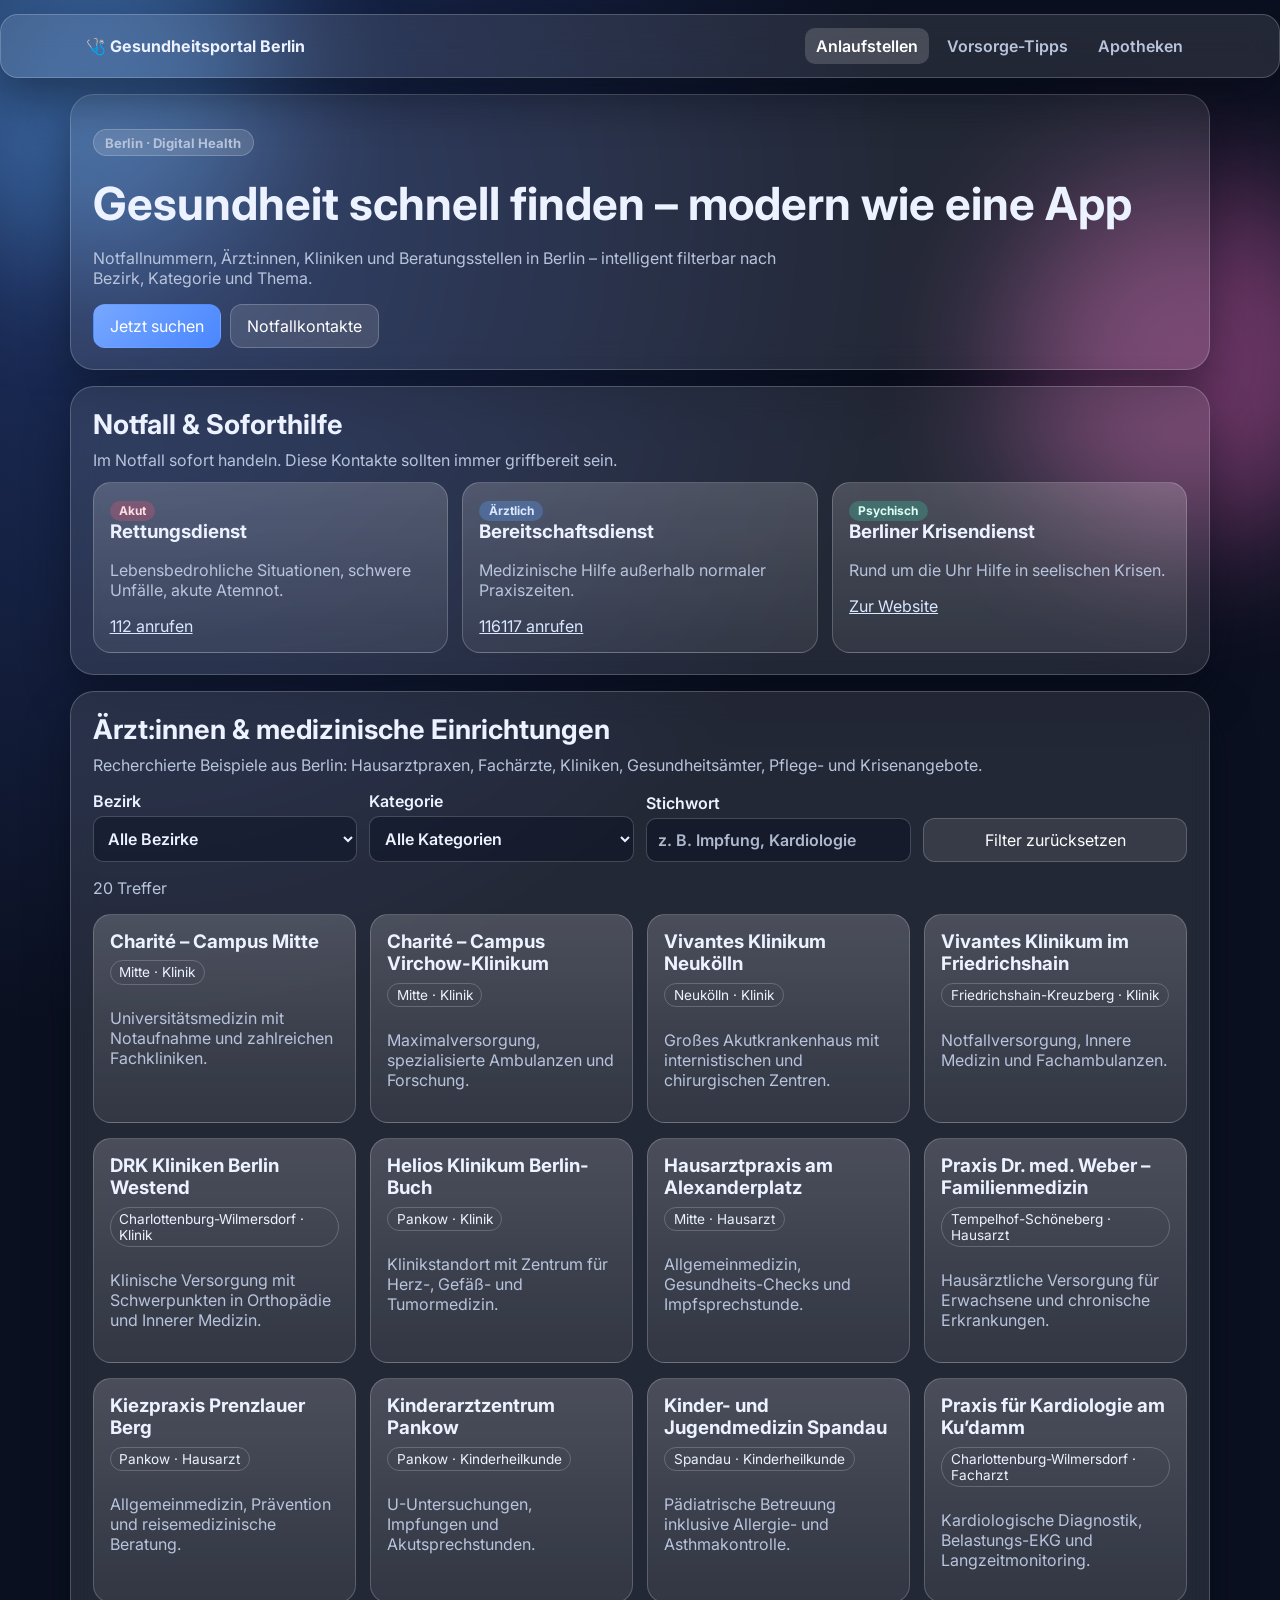
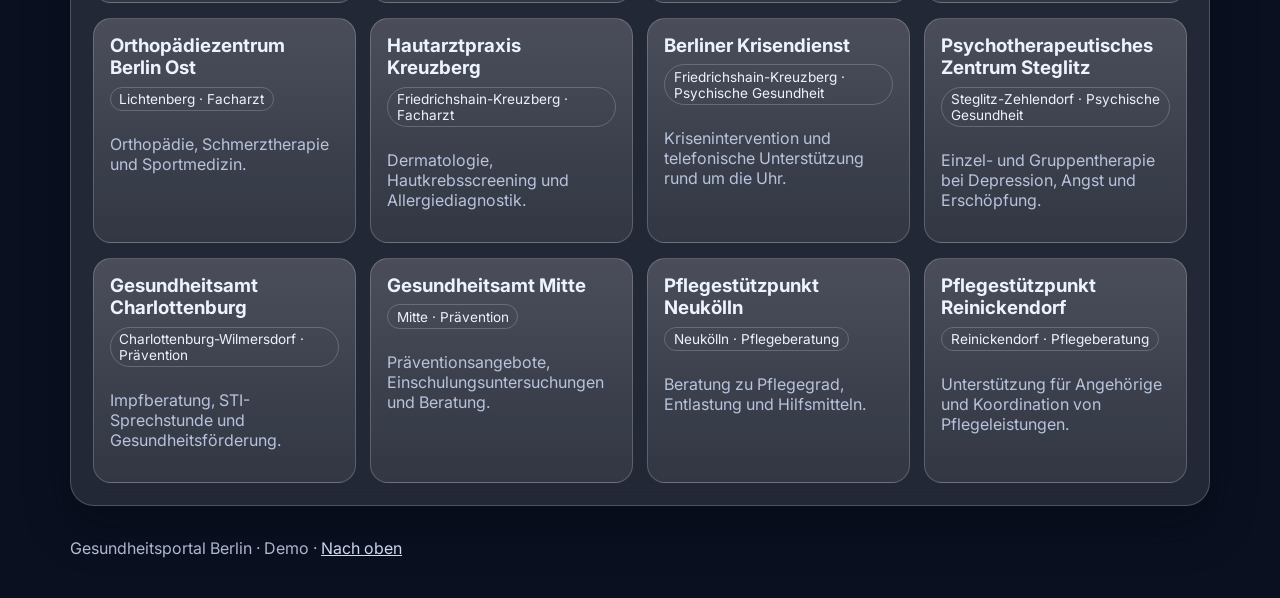
<file: index.html>
<!doctype html>
<html lang="de">
  <head>
    <meta charset="UTF-8" />
    <meta name="viewport" content="width=device-width, initial-scale=1.0" />
    <meta
      name="description"
      content="App-ähnliches Gesundheitsportal für Berlin mit Notfallhilfe, Arzt-/Einrichtungssuche, Apotheken und Vorsorgetipps."
    />
    <title>Gesundheitsportal Berlin</title>
    <link rel="preconnect" href="https://fonts.googleapis.com" />
    <link rel="preconnect" href="https://fonts.gstatic.com" crossorigin />
    <link
      href="https://fonts.googleapis.com/css2?family=Inter:wght@400;500;600;700;800&display=swap"
      rel="stylesheet"
    />
    <link rel="stylesheet" href="styles.css" />
  </head>
  <body id="top">
    <div class="bg-blur bg-blur-1"></div>
    <div class="bg-blur bg-blur-2"></div>

    <header class="app-shell glass">
      <div class="container topbar">
        <a class="brand" href="index.html">🩺 Gesundheitsportal Berlin</a>
        <nav class="nav-links" aria-label="Hauptnavigation">
          <a class="active" href="index.html">Anlaufstellen</a>
          <a href="tipps.html">Vorsorge-Tipps</a>
          <a href="apotheken.html">Apotheken</a>
        </nav>
      </div>
    </header>

    <main class="container page-stack">
      <section class="hero glass" aria-labelledby="hero-title">
        <p class="badge">Berlin · Digital Health</p>
        <h1 id="hero-title">Gesundheit schnell finden – modern wie eine App</h1>
        <p class="lead">
          Notfallnummern, Ärzt:innen, Kliniken und Beratungsstellen in Berlin – intelligent filterbar
          nach Bezirk, Kategorie und Thema.
        </p>
        <div class="hero-actions">
          <a href="#angebote" class="button button-primary">Jetzt suchen</a>
          <a href="#notfall" class="button button-secondary">Notfallkontakte</a>
        </div>
      </section>

      <section id="notfall" class="glass section" aria-labelledby="notfall-title">
        <div class="section-head">
          <h2 id="notfall-title">Notfall & Soforthilfe</h2>
          <p>Im Notfall sofort handeln. Diese Kontakte sollten immer griffbereit sein.</p>
        </div>
        <div class="cards grid-3">
          <article class="card soft-card">
            <span class="pill danger">Akut</span>
            <h3>Rettungsdienst</h3>
            <p>Lebensbedrohliche Situationen, schwere Unfälle, akute Atemnot.</p>
            <a class="cta" href="tel:112">112 anrufen</a>
          </article>
          <article class="card soft-card">
            <span class="pill info">Ärztlich</span>
            <h3>Bereitschaftsdienst</h3>
            <p>Medizinische Hilfe außerhalb normaler Praxiszeiten.</p>
            <a class="cta" href="tel:116117">116117 anrufen</a>
          </article>
          <article class="card soft-card">
            <span class="pill support">Psychisch</span>
            <h3>Berliner Krisendienst</h3>
            <p>Rund um die Uhr Hilfe in seelischen Krisen.</p>
            <a href="https://www.berliner-krisendienst.de" target="_blank" rel="noreferrer">Zur Website</a>
          </article>
        </div>
      </section>

      <section id="angebote" class="glass section" aria-labelledby="angebote-title">
        <div class="section-head">
          <h2 id="angebote-title">Ärzt:innen & medizinische Einrichtungen</h2>
          <p>
            Recherchierte Beispiele aus Berlin: Hausarztpraxen, Fachärzte, Kliniken,
            Gesundheitsämter, Pflege- und Krisenangebote.
          </p>
        </div>

        <form id="filter-form" class="filters" aria-label="Filter für Gesundheitsangebote">
          <label>
            Bezirk
            <select id="district-filter" name="district">
              <option value="alle">Alle Bezirke</option>
            </select>
          </label>

          <label>
            Kategorie
            <select id="category-filter" name="category">
              <option value="alle">Alle Kategorien</option>
              <option value="Hausarzt">Hausarzt</option>
              <option value="Facharzt">Facharzt</option>
              <option value="Klinik">Klinik</option>
              <option value="Kinderheilkunde">Kinderheilkunde</option>
              <option value="Psychische Gesundheit">Psychische Gesundheit</option>
              <option value="Prävention">Prävention</option>
              <option value="Pflegeberatung">Pflegeberatung</option>
            </select>
          </label>

          <label>
            Stichwort
            <input id="search-filter" name="search" type="search" placeholder="z. B. Impfung, Kardiologie" />
          </label>

          <button id="reset-filters" type="button" class="button button-tertiary">Filter zurücksetzen</button>
        </form>

        <p id="result-count" class="result-count" aria-live="polite"></p>
        <div id="results" class="cards grid-2" aria-live="polite"></div>
        <p id="empty-state" class="empty hidden">Keine Treffer gefunden. Bitte Filter anpassen.</p>
      </section>
    </main>

    <footer class="container footer">
      <p>Gesundheitsportal Berlin · Demo · <a href="#top">Nach oben</a></p>
    </footer>

    <script src="app.js"></script>
  </body>
</html>
</file>
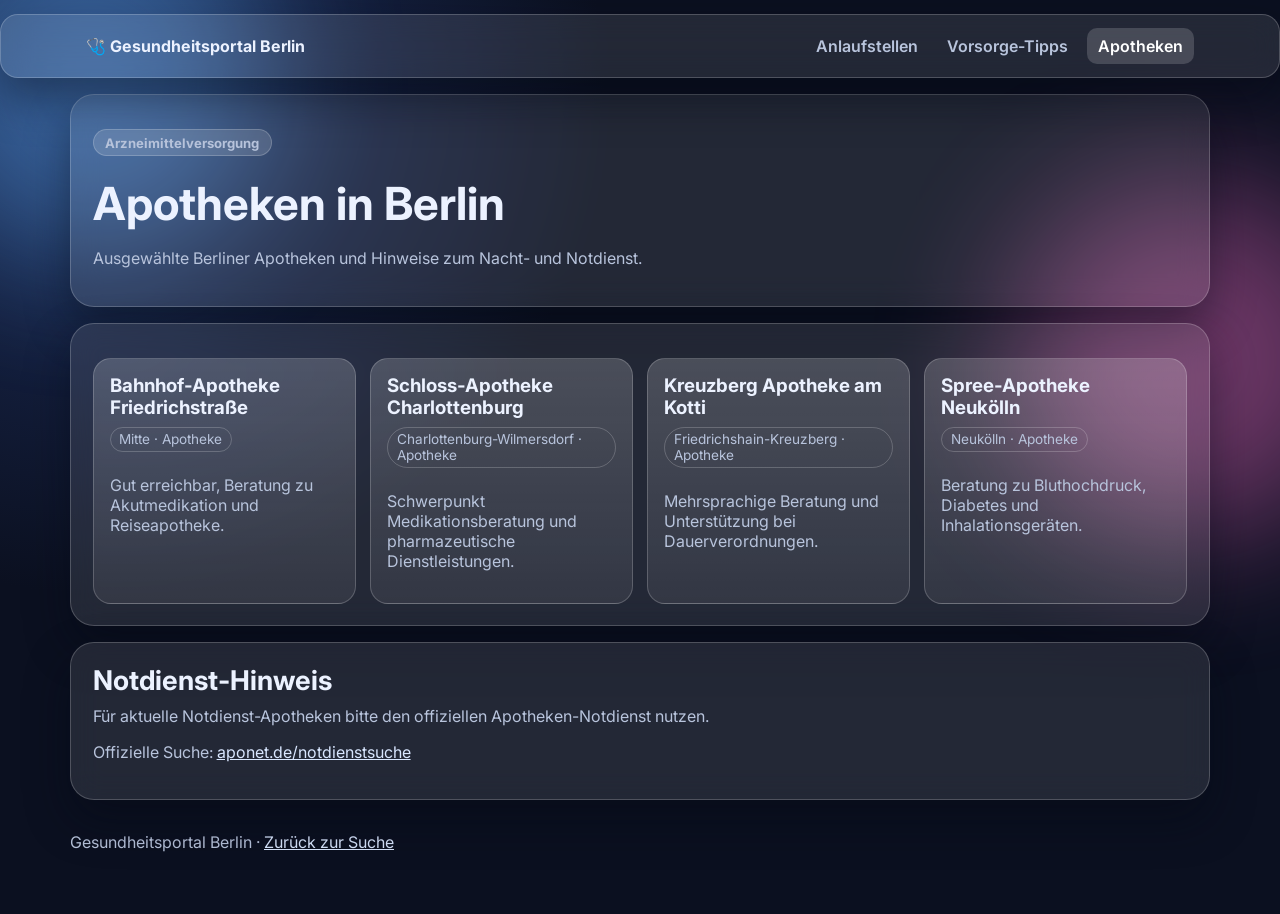
<file: apotheken.html>
<!doctype html>
<html lang="de">
  <head>
    <meta charset="UTF-8" />
    <meta name="viewport" content="width=device-width, initial-scale=1.0" />
    <meta name="description" content="Apotheken in Berlin: zentrale Standorte und Hinweise für Nacht- und Notdienste." />
    <title>Apotheken · Gesundheitsportal Berlin</title>
    <link rel="preconnect" href="https://fonts.googleapis.com" />
    <link rel="preconnect" href="https://fonts.gstatic.com" crossorigin />
    <link href="https://fonts.googleapis.com/css2?family=Inter:wght@400;500;600;700;800&display=swap" rel="stylesheet" />
    <link rel="stylesheet" href="styles.css" />
  </head>
  <body id="top">
    <div class="bg-blur bg-blur-1"></div>
    <div class="bg-blur bg-blur-2"></div>

    <header class="app-shell glass">
      <div class="container topbar">
        <a class="brand" href="index.html">🩺 Gesundheitsportal Berlin</a>
        <nav class="nav-links" aria-label="Hauptnavigation">
          <a href="index.html">Anlaufstellen</a>
          <a href="tipps.html">Vorsorge-Tipps</a>
          <a class="active" href="apotheken.html">Apotheken</a>
        </nav>
      </div>
    </header>

    <main class="container page-stack">
      <section class="hero glass">
        <p class="badge">Arzneimittelversorgung</p>
        <h1>Apotheken in Berlin</h1>
        <p class="lead">Ausgewählte Berliner Apotheken und Hinweise zum Nacht- und Notdienst.</p>
      </section>

      <section class="glass section">
        <div class="cards grid-2">
          <article class="card soft-card">
            <h3>Bahnhof-Apotheke Friedrichstraße</h3>
            <p class="meta">Mitte · Apotheke</p>
            <p>Gut erreichbar, Beratung zu Akutmedikation und Reiseapotheke.</p>
          </article>
          <article class="card soft-card">
            <h3>Schloss-Apotheke Charlottenburg</h3>
            <p class="meta">Charlottenburg-Wilmersdorf · Apotheke</p>
            <p>Schwerpunkt Medikationsberatung und pharmazeutische Dienstleistungen.</p>
          </article>
          <article class="card soft-card">
            <h3>Kreuzberg Apotheke am Kotti</h3>
            <p class="meta">Friedrichshain-Kreuzberg · Apotheke</p>
            <p>Mehrsprachige Beratung und Unterstützung bei Dauerverordnungen.</p>
          </article>
          <article class="card soft-card">
            <h3>Spree-Apotheke Neukölln</h3>
            <p class="meta">Neukölln · Apotheke</p>
            <p>Beratung zu Bluthochdruck, Diabetes und Inhalationsgeräten.</p>
          </article>
        </div>
      </section>

      <section class="glass section">
        <div class="section-head">
          <h2>Notdienst-Hinweis</h2>
          <p>Für aktuelle Notdienst-Apotheken bitte den offiziellen Apotheken-Notdienst nutzen.</p>
        </div>
        <p>
          Offizielle Suche: <a href="https://www.aponet.de/apotheke/notdienstsuche" target="_blank" rel="noreferrer">aponet.de/notdienstsuche</a>
        </p>
      </section>
    </main>

    <footer class="container footer">
      <p>Gesundheitsportal Berlin · <a href="index.html">Zurück zur Suche</a></p>
    </footer>
  </body>
</html>
</file>
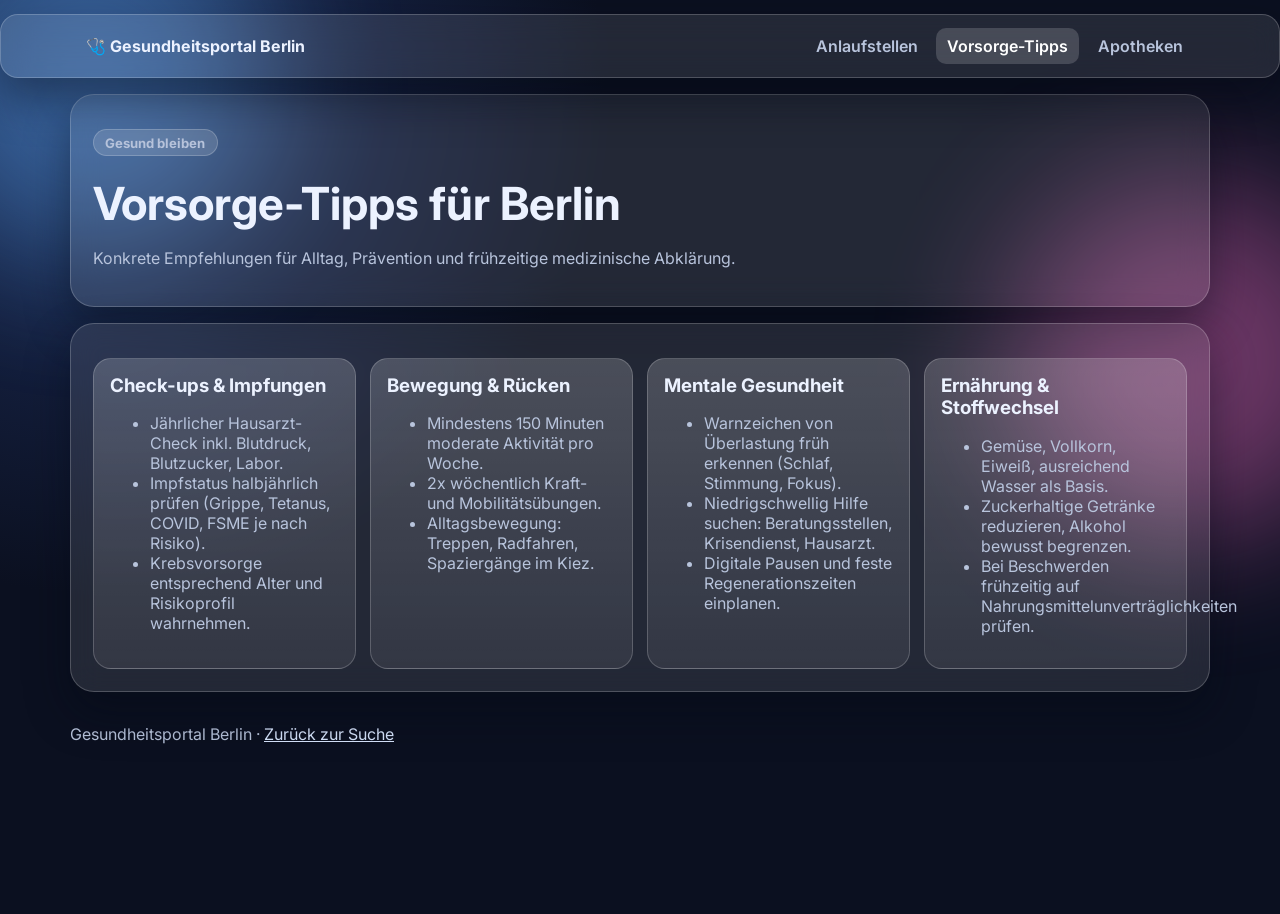
<file: tipps.html>
<!doctype html>
<html lang="de">
  <head>
    <meta charset="UTF-8" />
    <meta name="viewport" content="width=device-width, initial-scale=1.0" />
    <meta name="description" content="Vorsorgetipps für Berlin: Bewegung, Ernährung, psychische Gesundheit und Check-ups." />
    <title>Vorsorge-Tipps · Gesundheitsportal Berlin</title>
    <link rel="preconnect" href="https://fonts.googleapis.com" />
    <link rel="preconnect" href="https://fonts.gstatic.com" crossorigin />
    <link href="https://fonts.googleapis.com/css2?family=Inter:wght@400;500;600;700;800&display=swap" rel="stylesheet" />
    <link rel="stylesheet" href="styles.css" />
  </head>
  <body id="top">
    <div class="bg-blur bg-blur-1"></div>
    <div class="bg-blur bg-blur-2"></div>

    <header class="app-shell glass">
      <div class="container topbar">
        <a class="brand" href="index.html">🩺 Gesundheitsportal Berlin</a>
        <nav class="nav-links" aria-label="Hauptnavigation">
          <a href="index.html">Anlaufstellen</a>
          <a class="active" href="tipps.html">Vorsorge-Tipps</a>
          <a href="apotheken.html">Apotheken</a>
        </nav>
      </div>
    </header>

    <main class="container page-stack">
      <section class="hero glass">
        <p class="badge">Gesund bleiben</p>
        <h1>Vorsorge-Tipps für Berlin</h1>
        <p class="lead">Konkrete Empfehlungen für Alltag, Prävention und frühzeitige medizinische Abklärung.</p>
      </section>

      <section class="glass section">
        <div class="cards grid-2">
          <article class="card soft-card">
            <h3>Check-ups & Impfungen</h3>
            <ul>
              <li>Jährlicher Hausarzt-Check inkl. Blutdruck, Blutzucker, Labor.</li>
              <li>Impfstatus halbjährlich prüfen (Grippe, Tetanus, COVID, FSME je nach Risiko).</li>
              <li>Krebsvorsorge entsprechend Alter und Risikoprofil wahrnehmen.</li>
            </ul>
          </article>
          <article class="card soft-card">
            <h3>Bewegung & Rücken</h3>
            <ul>
              <li>Mindestens 150 Minuten moderate Aktivität pro Woche.</li>
              <li>2x wöchentlich Kraft- und Mobilitätsübungen.</li>
              <li>Alltagsbewegung: Treppen, Radfahren, Spaziergänge im Kiez.</li>
            </ul>
          </article>
          <article class="card soft-card">
            <h3>Mentale Gesundheit</h3>
            <ul>
              <li>Warnzeichen von Überlastung früh erkennen (Schlaf, Stimmung, Fokus).</li>
              <li>Niedrigschwellig Hilfe suchen: Beratungsstellen, Krisendienst, Hausarzt.</li>
              <li>Digitale Pausen und feste Regenerationszeiten einplanen.</li>
            </ul>
          </article>
          <article class="card soft-card">
            <h3>Ernährung & Stoffwechsel</h3>
            <ul>
              <li>Gemüse, Vollkorn, Eiweiß, ausreichend Wasser als Basis.</li>
              <li>Zuckerhaltige Getränke reduzieren, Alkohol bewusst begrenzen.</li>
              <li>Bei Beschwerden frühzeitig auf Nahrungsmittelunverträglichkeiten prüfen.</li>
            </ul>
          </article>
        </div>
      </section>
    </main>

    <footer class="container footer">
      <p>Gesundheitsportal Berlin · <a href="index.html">Zurück zur Suche</a></p>
    </footer>
  </body>
</html>
</file>
<file: styles.css>
:root {
  --bg: #0b1020;
  --bg-2: #101a31;
  --text: #ecf2ff;
  --muted: #b8c4dc;
  --primary: #77a7ff;
  --primary-strong: #4a87ff;
  --border: rgba(255, 255, 255, 0.2);
  --glass: rgba(255, 255, 255, 0.1);
  --shadow: 0 20px 45px rgba(4, 8, 20, 0.45);
}

* {
  box-sizing: border-box;
}

html,
body {
  margin: 0;
  padding: 0;
}

body {
  position: relative;
  min-height: 100vh;
  font-family: Inter, system-ui, -apple-system, Segoe UI, Roboto, Helvetica, Arial, sans-serif;
  color: var(--text);
  background: radial-gradient(circle at 8% 10%, #1d2f5e, var(--bg) 35%),
    radial-gradient(circle at 88% 20%, #3c2d67, transparent 42%),
    linear-gradient(160deg, var(--bg), var(--bg-2));
}

.bg-blur {
  position: fixed;
  width: 360px;
  height: 360px;
  filter: blur(70px);
  border-radius: 999px;
  z-index: -1;
  opacity: 0.4;
}

.bg-blur-1 {
  top: -100px;
  left: -90px;
  background: #63b3ff;
}

.bg-blur-2 {
  right: -90px;
  top: 180px;
  background: #ff72cf;
}

.container {
  width: min(1140px, 92vw);
  margin: 0 auto;
}

.glass {
  background: var(--glass);
  border: 1px solid var(--border);
  backdrop-filter: blur(15px);
  -webkit-backdrop-filter: blur(15px);
  box-shadow: var(--shadow);
}

.app-shell {
  position: sticky;
  top: 12px;
  z-index: 10;
  margin: 14px auto 0;
  border-radius: 18px;
}

.topbar {
  display: flex;
  justify-content: space-between;
  align-items: center;
  gap: 1rem;
  padding: 0.8rem 1rem;
}

.brand {
  color: var(--text);
  text-decoration: none;
  font-weight: 700;
  letter-spacing: 0.01em;
}

.nav-links {
  display: flex;
  flex-wrap: wrap;
  gap: 0.45rem;
}

.nav-links a {
  color: var(--muted);
  text-decoration: none;
  font-weight: 600;
  padding: 0.5rem 0.7rem;
  border-radius: 10px;
}

.nav-links a.active,
.nav-links a:hover {
  color: #fff;
  background: rgba(255, 255, 255, 0.16);
}

.page-stack {
  display: grid;
  gap: 1rem;
  margin-top: 1rem;
}

.hero,
.section {
  border-radius: 24px;
  padding: 1.35rem;
}

h1,
h2,
h3 {
  margin: 0;
  line-height: 1.2;
}

h1 {
  margin-top: 0.5rem;
  font-size: clamp(1.8rem, 4vw, 2.85rem);
}

h2 {
  font-size: clamp(1.2rem, 2.5vw, 1.7rem);
}

.lead {
  color: var(--muted);
  max-width: 70ch;
}

.badge {
  display: inline-flex;
  font-size: 0.82rem;
  font-weight: 700;
  padding: 0.28rem 0.72rem;
  border: 1px solid var(--border);
  border-radius: 999px;
  background: rgba(255, 255, 255, 0.14);
}

.hero-actions {
  display: flex;
  flex-wrap: wrap;
  gap: 0.6rem;
  margin-top: 1rem;
}

.button {
  border-radius: 12px;
  padding: 0.68rem 1rem;
  border: 1px solid transparent;
  text-decoration: none;
  font-weight: 700;
  cursor: pointer;
  font: inherit;
}

.button-primary {
  color: #fff;
  background: linear-gradient(135deg, var(--primary), var(--primary-strong));
}

.button-secondary {
  color: #fff;
  background: rgba(255, 255, 255, 0.12);
  border-color: var(--border);
}

.button-tertiary {
  color: #fff;
  background: rgba(255, 255, 255, 0.09);
  border-color: var(--border);
}

.section-head p {
  margin: 0.5rem 0 0;
  color: var(--muted);
}

.cards {
  margin-top: 0.8rem;
}

.grid-2,
.grid-3 {
  display: grid;
  gap: 0.9rem;
}

.grid-2 {
  grid-template-columns: repeat(auto-fit, minmax(250px, 1fr));
}

.grid-3 {
  grid-template-columns: repeat(auto-fit, minmax(220px, 1fr));
}

.card {
  border-radius: 18px;
  padding: 1rem;
  border: 1px solid var(--border);
}

.soft-card {
  background: linear-gradient(180deg, rgba(255, 255, 255, 0.18), rgba(255, 255, 255, 0.07));
}

.card p,
.card li,
.result-count,
.empty,
p,
ul {
  color: var(--muted);
}

.meta {
  display: inline-flex;
  border: 1px solid var(--border);
  border-radius: 999px;
  padding: 0.2rem 0.55rem;
  margin: 0.45rem 0;
  font-size: 0.85rem;
}

.pill {
  display: inline-block;
  border-radius: 999px;
  font-weight: 700;
  font-size: 0.75rem;
  padding: 0.18rem 0.58rem;
}

.pill.danger {
  background: rgba(255, 83, 114, 0.25);
  color: #ffdbe2;
}

.pill.info {
  background: rgba(95, 160, 255, 0.3);
  color: #dbe9ff;
}

.pill.support {
  background: rgba(62, 212, 176, 0.25);
  color: #d8fff5;
}

.cta,
a {
  color: #d9e7ff;
}

.filters {
  display: grid;
  gap: 0.75rem;
  grid-template-columns: repeat(4, minmax(170px, 1fr));
  align-items: end;
  margin-top: 1rem;
}

label {
  display: grid;
  gap: 0.35rem;
  font-weight: 600;
}

input,
select {
  width: 100%;
  padding: 0.67rem;
  border-radius: 10px;
  border: 1px solid var(--border);
  background: rgba(7, 14, 31, 0.45);
  color: var(--text);
  font: inherit;
}

input::placeholder {
  color: #aeb9ce;
}

input:focus,
select:focus,
.button:focus-visible,
a:focus-visible {
  outline: 2px solid #8fc8ff;
  outline-offset: 2px;
}

.hidden {
  display: none;
}

.footer {
  padding: 1rem 0 1.5rem;
}

@media (max-width: 920px) {
  .filters {
    grid-template-columns: 1fr 1fr;
  }
}

@media (max-width: 640px) {
  .topbar {
    flex-direction: column;
    align-items: flex-start;
  }

  .filters {
    grid-template-columns: 1fr;
  }

  .hero,
  .section {
    padding: 1rem;
  }
}
</file>
